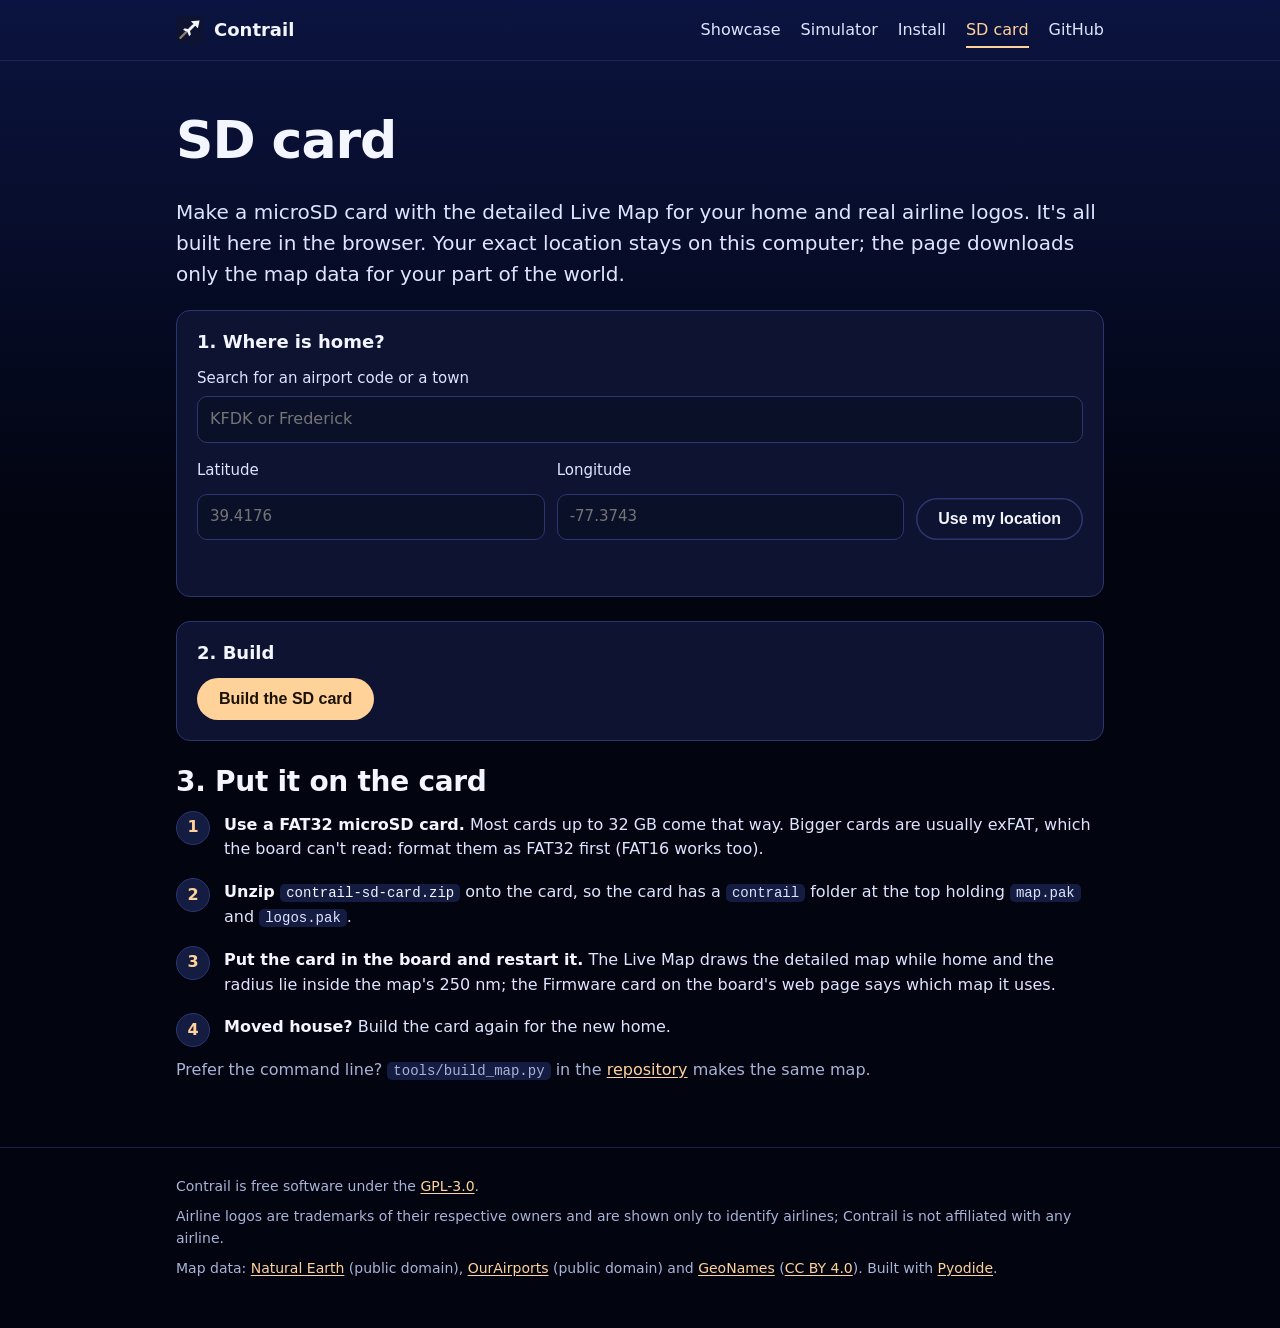
<file: site/sd.html>
<!doctype html>
<html lang="en">
<head>
<meta charset="utf-8">
<meta name="viewport" content="width=device-width, initial-scale=1">
<meta name="referrer" content="no-referrer">
<title>Contrail SD card</title>
<meta name="description" content="Build a microSD card for Contrail in the browser: the detailed Live Map for your home and real airline logos.">
<link rel="icon" href="favicon.svg" type="image/svg+xml">
<link rel="stylesheet" href="style.css">
<script type="module" src="sd.js"></script>
</head>
<body>
<header class="top">
  <div class="wrap">
    <a class="brand" href="./"><img src="favicon.svg" alt="">Contrail</a>
    <nav aria-label="Site">
      <a href="./">Showcase</a>
      <a href="sim.html">Simulator</a>
      <a href="install.html">Install</a>
      <a href="sd.html" aria-current="page">SD card</a>
      <a href="https://github.com/ChristopherJacob/contrail">GitHub</a>
    </nav>
  </div>
</header>

<main>
  <section>
    <div class="wrap">
      <h1>SD card</h1>
      <p class="lead">Make a microSD card with the detailed Live Map for your home and real airline logos. It's all
        built here in the browser. Your exact location stays on this computer; the page downloads only the map data
        for your part of the world.</p>

      <div id="builder">
        <div class="panel">
          <h2>1. Where is home?</h2>
          <label class="field" for="q">Search for an airport code or a town</label>
          <input class="input" id="q" type="search" autocomplete="off" spellcheck="false" placeholder="KFDK or Frederick"
                 aria-controls="results">
          <ul class="results" id="results" aria-label="Search results" hidden></ul>
          <div class="row">
            <label class="field">Latitude <input class="input" id="lat" inputmode="decimal" autocomplete="off" placeholder="39.4176"></label>
            <label class="field">Longitude <input class="input" id="lon" inputmode="decimal" autocomplete="off" placeholder="-77.3743"></label>
            <button class="btn ghost" id="locate" type="button">Use my location</button>
          </div>
          <p class="muted near" id="near" aria-live="polite"></p>
          <p class="note warn" id="home-note" role="alert" hidden></p>
        </div>

        <div class="panel">
          <h2>2. Build</h2>
          <button class="btn" id="build" type="button" disabled>Build the SD card</button>
          <div id="working" hidden>
            <progress id="bar" max="1" value="0" aria-label="Build progress"></progress>
          </div>
          <p class="status" id="step" aria-live="polite"></p>
          <p class="note warn" id="failed" role="alert" hidden></p>
          <div id="result" hidden>
            <a class="btn" id="download" download="contrail-sd-card.zip">Download contrail-sd-card.zip</a>
            <p class="muted summary" id="summary"></p>
          </div>
        </div>
      </div>
      <p class="note warn" id="unsupported" hidden>This page needs a browser with Web Workers and WebAssembly, such as a
        current Chrome, Edge, Firefox or Safari.</p>

      <h2>3. Put it on the card</h2>
      <ol class="steps">
        <li><b>Use a FAT32 microSD card.</b> Most cards up to 32 GB come that way. Bigger cards are usually exFAT,
          which the board can't read: format them as FAT32 first (FAT16 works too).</li>
        <li><b>Unzip <code>contrail-sd-card.zip</code></b> onto the card, so the card has a <code>contrail</code>
          folder at the top holding <code>map.pak</code> and <code>logos.pak</code>.</li>
        <li><b>Put the card in the board and restart it.</b> The Live Map draws the detailed map while home and
          the radius lie inside the map's 250 nm; the Firmware card on the board's web page says which map it
          uses.</li>
        <li><b>Moved house?</b> Build the card again for the new home.</li>
      </ol>
      <p class="muted">Prefer the command line? <code>tools/build_map.py</code> in the
        <a href="https://github.com/ChristopherJacob/contrail#detailed-map">repository</a> makes the same map.</p>
    </div>
  </section>
</main>

<footer>
  <div class="wrap">
    <p>Contrail is free software under the <a href="https://github.com/ChristopherJacob/contrail/blob/main/LICENSE">GPL-3.0</a>.</p>
    <p>Airline logos are trademarks of their respective owners and are shown only to identify airlines; Contrail
      is not affiliated with any airline.</p>
    <p>Map data: <a href="https://www.naturalearthdata.com/">Natural Earth</a> (public domain),
      <a href="https://ourairports.com/data/">OurAirports</a> (public domain) and
      <a href="https://www.geonames.org/">GeoNames</a> (<a href="https://creativecommons.org/licenses/by/4.0/">CC BY 4.0</a>).
      Built with <a href="https://pyodide.org/">Pyodide</a>.</p>
  </div>
</footer>
</body>
</html>
</file>
<file: site/style.css>
/* Contrail site: Cinematic Sky colours (firmware/lib/core/screens/Theme.cpp), system fonts, no build step. */
:root {
    --bg: #020410;
    --bg-2: #0b1029;
    --card: #0d1330;
    --card-2: #141c42;
    --edge: #2b3670;
    --text: #f3f5ff;
    --soft: #dfe5ff;
    --dim: #a9b3d6;
    --accent: #ffd29a;
    --climb: #8be3b8;
    --warn: #ff6b6b;
    --radius: 14px;
    --max: 960px;
    color-scheme: dark;
}

* { box-sizing: border-box; }

html { -webkit-text-size-adjust: 100%; }

body {
    margin: 0;
    background: var(--bg) linear-gradient(180deg, #0b1440 0, var(--bg) 520px) no-repeat;
    color: var(--text);
    font: 16px/1.55 system-ui, -apple-system, "Segoe UI", Roboto, "Helvetica Neue", Arial, sans-serif;
}

a { color: var(--accent); text-underline-offset: 2px; }
a:hover { color: #ffe3c0; }

:focus-visible { outline: 3px solid var(--accent); outline-offset: 3px; border-radius: 4px; }

.wrap { max-width: var(--max); margin: 0 auto; padding: 0 16px; }

/* Header */
.top { border-bottom: 1px solid rgba(43, 54, 112, .6); }
.top .wrap { display: flex; align-items: center; gap: 24px; min-height: 60px; flex-wrap: wrap; }
.brand { display: flex; align-items: center; gap: 10px; color: var(--text); text-decoration: none; font-weight: 700; font-size: 18px; }
.brand img { width: 28px; height: 28px; }
.top nav { display: flex; gap: 20px; margin-left: auto; }
.top nav a { color: var(--soft); text-decoration: none; padding: 6px 0; white-space: nowrap; }
.top nav a:hover { color: var(--text); }
.top nav a[aria-current="page"] { color: var(--accent); box-shadow: inset 0 -2px 0 var(--accent); }

h1, h2, h3 { line-height: 1.2; margin: 0 0 .5em; }
h1 { font-size: clamp(34px, 6vw, 52px); letter-spacing: -.02em; }
h2 { font-size: 28px; letter-spacing: -.01em; }
h3 { font-size: 18px; }
p { margin: 0 0 1em; }
.lead { font-size: 20px; color: var(--soft); }
.muted { color: var(--dim); }

section { padding: 48px 0; }
section + section { border-top: 1px solid rgba(43, 54, 112, .45); }

/* Buttons */
.btn {
    display: inline-block; padding: 12px 22px; border-radius: 999px; font-weight: 600; text-decoration: none;
    background: var(--accent); color: #1b1206; border: 0; font-size: 16px; cursor: pointer;
}
.btn:hover { background: #ffe3c0; color: #1b1206; }
.btn.ghost { background: transparent; color: var(--text); box-shadow: inset 0 0 0 1.5px var(--edge); }
.btn.ghost:hover { box-shadow: inset 0 0 0 1.5px var(--accent); color: var(--text); }

/* Hero */
.hero .wrap { display: grid; grid-template-columns: 1fr 360px; gap: 40px; align-items: center; }
.hero .actions { display: flex; gap: 12px; flex-wrap: wrap; margin-top: 24px; }
.device {
    width: 360px; max-width: 100%; aspect-ratio: 3 / 4; border-radius: 18px; padding: 0;
    box-shadow: 0 0 0 10px #10142b, 0 0 0 11px #2b3670, 0 30px 80px rgba(0, 0, 0, .6);
    overflow: hidden; background: #000; justify-self: center;
}
.device img { display: block; width: 100%; height: 100%; }

/* Screenshot grid: each PNG is 480x640 (2x); shown at 240x320 CSS px and the hero at 1.5x, smoothly scaled. */
.shots { display: grid; gap: 20px; }
.shot {
    margin: 0; background: var(--card); border: 1px solid var(--edge); border-radius: var(--radius); padding: 16px;
    display: grid; grid-template-columns: auto 1fr; gap: 24px; align-items: center;
}
.shot .pair { display: grid; grid-template-columns: repeat(2, minmax(0, 240px)); gap: 12px; justify-content: center; }
.shot img { display: block; width: 100%; max-width: 240px; height: auto; aspect-ratio: 3 / 4; border-radius: 6px; background: #000; }
.shot figcaption { color: var(--soft); font-size: 16px; }
.shot figcaption b { display: block; font-size: 20px; margin-bottom: 6px; }
.shot figcaption b { color: var(--text); }
.shot .theme { font-size: 12px; color: var(--dim); text-align: center; margin-top: 4px; }
.clip { position: relative; display: block; }
.clip video { position: absolute; inset: 0; display: block; width: 100%; height: 100%; opacity: 0; }
.clip video.on { opacity: 1; }
.shot .clip video { border-radius: 6px; }
.motion { margin-top: 12px; padding: 6px 14px; border: 1px solid var(--edge); border-radius: 999px; background: transparent; color: var(--soft); font: inherit; font-size: 14px; cursor: pointer; }
.motion:hover { color: var(--text); }

/* Features */
.features { display: grid; grid-template-columns: repeat(auto-fill, minmax(260px, 1fr)); gap: 16px; padding: 0; list-style: none; margin: 0; }
.features li { background: var(--card); border: 1px solid var(--edge); border-radius: var(--radius); padding: 16px 18px; color: var(--soft); }
.features li b { display: block; color: var(--text); margin-bottom: 4px; }

/* Install */
.picker { border: 0; padding: 0; margin: 0 0 24px; display: grid; grid-template-columns: repeat(auto-fit, minmax(240px, 1fr)); gap: 16px; }
.picker legend { font-weight: 600; margin-bottom: 12px; padding: 0; }
.option { position: relative; display: block; cursor: pointer; }
.option input { position: absolute; opacity: 0; inset: 0; margin: 0; cursor: pointer; }
.option .card {
    display: block; height: 100%; background: var(--card); border: 1.5px solid var(--edge); border-radius: var(--radius);
    padding: 16px 18px;
}
.option .card b { display: block; font-size: 17px; margin-bottom: 4px; }
.option .card span { color: var(--dim); font-size: 15px; }
.option input:checked + .card { border-color: var(--accent); background: var(--card-2); box-shadow: 0 0 0 1px var(--accent); }
.option input:focus-visible + .card { outline: 3px solid var(--accent); outline-offset: 3px; }
.option input:disabled, .option input:disabled + .card { cursor: not-allowed; }
.option input:disabled + .card { opacity: .55; }
.tag { display: inline-block; margin-left: 6px; padding: 1px 8px; border-radius: 999px; font-size: 12px; font-weight: 600; vertical-align: 2px; background: rgba(255, 210, 154, .14); color: var(--accent); }

.panel { background: var(--card); border: 1px solid var(--edge); border-radius: var(--radius); padding: 20px; margin-bottom: 24px; }
.status { color: var(--soft); margin: 0 0 16px; }
.status.ok b { color: var(--climb); }
.note { border-left: 3px solid var(--accent); padding: 10px 14px; background: rgba(255, 210, 154, .07); border-radius: 0 8px 8px 0; color: var(--soft); }
.note.warn { border-left-color: var(--warn); background: rgba(255, 107, 107, .08); }
[hidden] { display: none !important; }

esp-web-install-button { display: inline-block; }

.steps { counter-reset: step; list-style: none; padding: 0; margin: 0; }
.steps li { counter-increment: step; position: relative; padding: 0 0 18px 48px; color: var(--soft); }
.steps li::before {
    content: counter(step); position: absolute; left: 0; top: -2px; width: 32px; height: 32px; border-radius: 50%;
    display: grid; place-items: center; background: var(--card-2); border: 1px solid var(--edge); color: var(--accent); font-weight: 700;
}
.steps li b { color: var(--text); }
code { font: 14px ui-monospace, SFMono-Regular, Menlo, Consolas, monospace; background: var(--card-2); padding: 1px 6px; border-radius: 5px; }

/* SD card */
.panel h2 { font-size: 18px; letter-spacing: 0; margin-bottom: 14px; }
.field { display: grid; gap: 6px; color: var(--soft); font-size: 15px; }
.input {
    font: inherit; color: var(--text); background: var(--bg-2); border: 1.5px solid var(--edge); border-radius: 10px;
    padding: 10px 12px; width: 100%; margin-top: 6px;
}
.input:focus { border-color: var(--accent); outline: none; }
.row { display: grid; grid-template-columns: 1fr 1fr auto; gap: 12px; align-items: end; margin-top: 16px; }
.results { list-style: none; margin: 6px 0 0; padding: 4px; background: var(--card-2); border: 1px solid var(--edge); border-radius: 10px; }
.results li.muted { padding: 8px 10px; }
.results button {
    display: block; width: 100%; text-align: left; font: inherit; color: var(--text); background: none; border: 0;
    padding: 8px 10px; border-radius: 8px; cursor: pointer;
}
.results button:hover, .results button:focus-visible { background: rgba(255, 210, 154, .12); }
.results small { color: var(--dim); margin-left: 8px; }
.near { margin: 12px 0 0; min-height: 1.55em; }
#home-note { margin: 12px 0 0; }
progress { display: block; width: 100%; height: 8px; accent-color: var(--accent); margin: 16px 0 8px; }
#step { margin: 0; }
#result { margin-top: 16px; }
.summary { margin: 12px 0 0; }
#failed { margin: 16px 0 0; }

/* Simulator */
.sim { display: grid; grid-template-columns: auto 1fr; gap: 40px; align-items: start; margin-top: 32px; }
/* The LED sits beside the device's frame, outside the device's overflow: hidden. */
.sim-screen { position: relative; width: 480px; max-width: 100%; margin: 11px; }
.sim-device {
    aspect-ratio: 3 / 4; border-radius: 18px; overflow: hidden; background: #000;
    box-shadow: 0 0 0 10px #10142b, 0 0 0 11px #2b3670, 0 30px 80px rgba(0, 0, 0, .6);
}
.sim-device canvas { display: block; width: 100%; height: 100%; image-rendering: pixelated; touch-action: none; cursor: pointer; }
.led {
    position: absolute; right: -30px; top: 12px; width: 10px; height: 10px; border-radius: 50%;
    background: #1b2040; color: transparent; box-shadow: 0 0 8px 2px currentColor;
}
.sim-controls { display: grid; gap: 18px; align-content: start; }
.sim-controls fieldset { border: 0; padding: 0; margin: 0; display: flex; flex-wrap: wrap; gap: 8px 16px; }
.sim-controls legend { color: var(--soft); font-size: 15px; margin-bottom: 6px; padding: 0; }
.sim-controls > .btn { justify-self: start; }
.sim-controls p { margin: 0; }
.sim-controls p:empty { display: none; }  /* no grid gap for a line with nothing to say yet */
/* The screen shows through; only the retry button and the report link take clicks. */
.sim-overlay {
    position: absolute; inset: 0; display: grid; place-content: center; justify-items: center; gap: 16px;
    padding: 24px; text-align: center; pointer-events: none;
}
.sim-overlay p { margin: 0; }
.sim-overlay #failed { margin: 0; background: rgba(40, 14, 20, .92); }
.sim-overlay .btn, .sim-overlay a { pointer-events: auto; }
.screens .btn { padding: 8px 14px; font-size: 15px; }
.screens .btn[aria-pressed="true"] { box-shadow: inset 0 0 0 1.5px var(--accent); }
.seg label { color: var(--soft); }

/* Footer */
footer { border-top: 1px solid rgba(43, 54, 112, .6); padding: 28px 0 40px; color: var(--dim); font-size: 14px; }
footer p { margin: 0 0 .6em; }
footer .made { display: flex; align-items: center; gap: 6px; margin-top: 1.2em; color: var(--soft); }
footer .flag { width: 18px; height: 12px; flex: none; border-radius: 1px; box-shadow: 0 0 0 .5px rgba(255, 255, 255, .15); }

@media (max-width: 760px) {
    .hero .wrap { grid-template-columns: 1fr; }
    .device { width: 300px; }
    .shot { grid-template-columns: 1fr; gap: 12px; padding: 12px; }
    .shot figcaption b { font-size: 18px; }
    .picker { grid-template-columns: 1fr; }
    .sim { grid-template-columns: 1fr; gap: 28px; }
    .sim-screen { width: auto; }
    .led { right: 0; top: -30px; }
    .top nav { margin-left: 0; gap: 4px 12px; flex-wrap: wrap; font-size: 15px; }  /* five links on one line at 375 px */
    section { padding: 36px 0; }
}

@media (max-width: 760px) {
    .row { grid-template-columns: 1fr 1fr; }
    .row .btn { grid-column: 1 / -1; }
}
</file>
